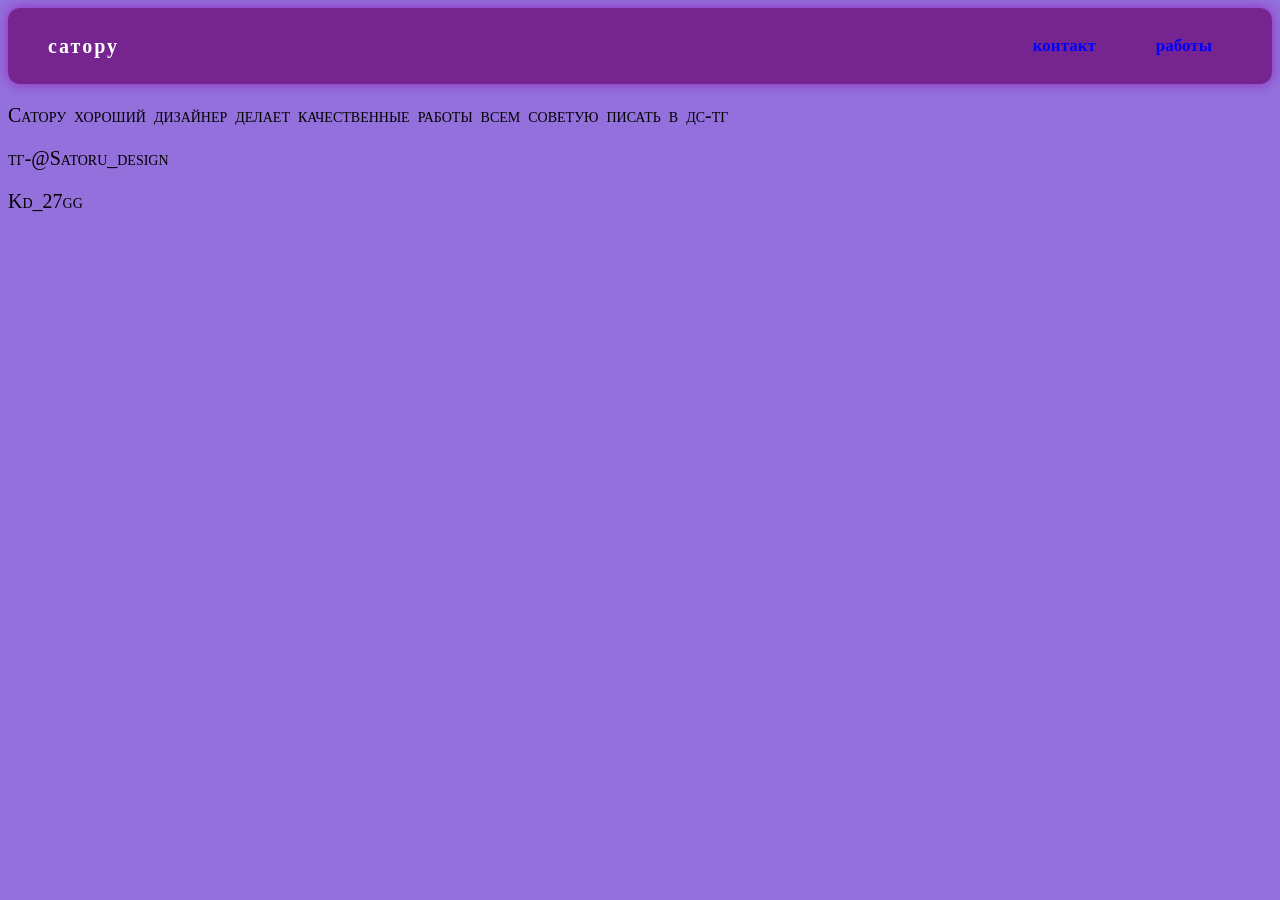
<file: реклэма/index.html>
<!DOCTYPE html>
<html lang="ru">
<head>
    <meta charset="UTF-8">
    <meta name="viewport" content="width=device-width, initial-scale=1.0">
    <title>дизайнер</title>
    <link rel="stylesheet" href="дизайн.css">
</head>
<body>
    <nav id="navbar" >
        <div id="logo">сатору</div>
    <ul id="nav">
        <li><a href="сатору.html">контакт</a></li>
        <li><a href="превьюшки.html">работы</a></li>
    </ul>
    
    </nav>
    
    <p>Сатору хороший дизайнер делает качественные работы всем советую писать в дс-тг </p>
    <p>тг-@Satoru_design</p>
    <p>Kd_27gg</p>

</body>
</html>
</file>
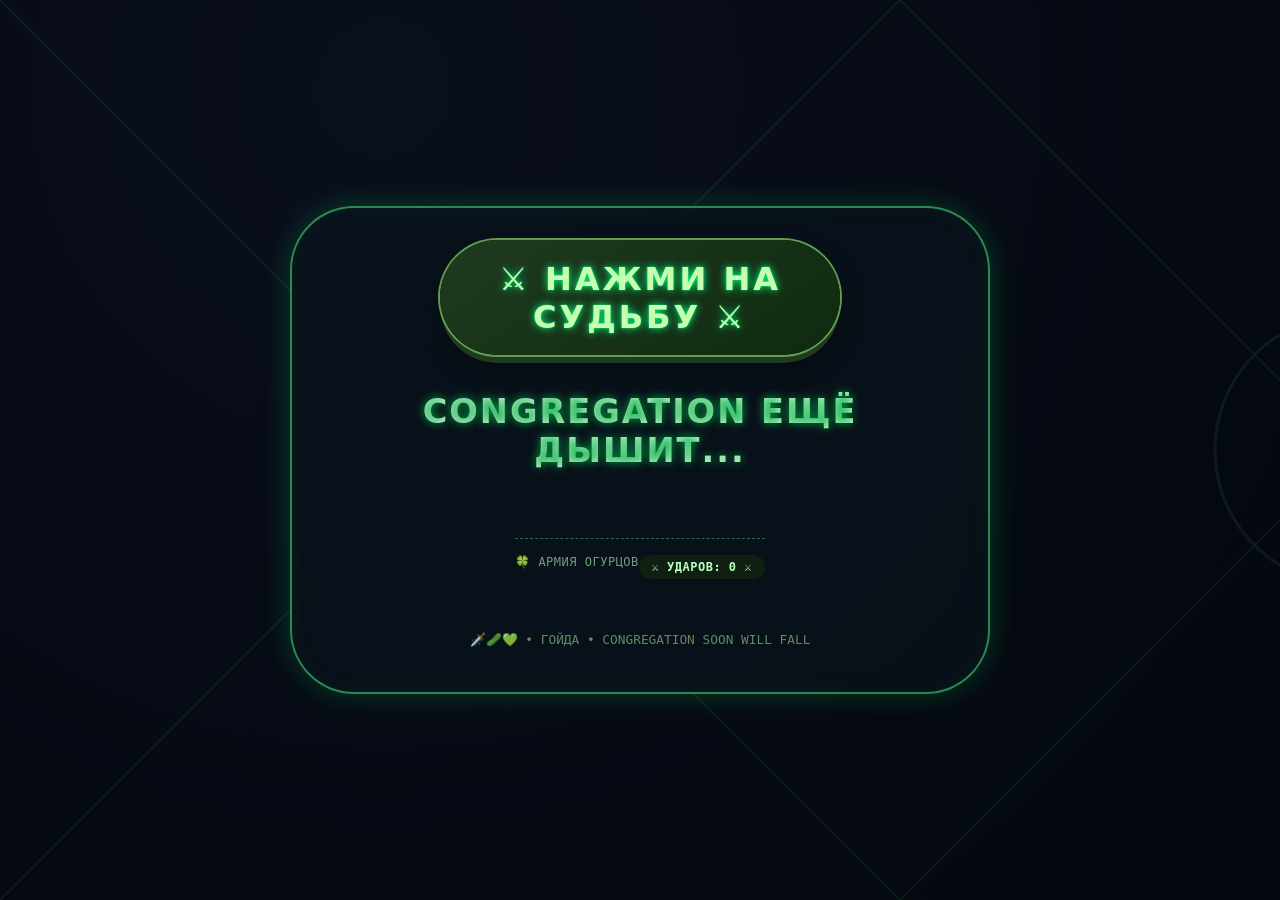
<file: gdm.html>
<!DOCTYPE html>
<html lang="ru">
<head>
  <meta charset="UTF-8">
  <meta name="viewport" content="width=device-width, initial-scale=1.0, user-scalable=no">
  <title>Congregation Soon Will Fall — Армия Огурцов</title>
  <style>
    /* ========== ОБЩИЕ СТИЛИ ========== */
    * {
      margin: 0;
      padding: 0;
      box-sizing: border-box;
      user-select: none; /* чтобы текст не выделялся при кликах */
    }

    body {
      min-height: 100vh;
      background: radial-gradient(circle at 30% 10%, #0a0f1e, #03060c);
      display: flex;
      justify-content: center;
      align-items: center;
      font-family: 'Segoe UI', 'Poppins', 'Impact', system-ui, -apple-system, 'Inter', sans-serif;
      padding: 1.5rem;
      position: relative;
      overflow-x: hidden;
    }

    /* тёмная текстура поверх фона */
    body::before {
      content: "";
      position: fixed;
      top: 0;
      left: 0;
      width: 100%;
      height: 100%;
      background-image: url('data:image/svg+xml;utf8,<svg xmlns="http://www.w3.org/2000/svg" viewBox="0 0 200 200" opacity="0.08"><path fill="none" d="M0 0 L200 200 M200 0 L0 200" stroke="%2344ff66" stroke-width="0.5"/><circle cx="100" cy="100" r="30" stroke="%2366ff88" stroke-width="0.7" fill="none"/></svg>');
      background-repeat: repeat;
      pointer-events: none;
      z-index: 0;
    }

    /* главная карточка — стиль как у Geometry Dash / брутальный футуризм */
    .war-container {
      position: relative;
      z-index: 10;
      background: rgba(10, 20, 28, 0.65);
      backdrop-filter: blur(12px);
      border-radius: 4rem;
      border: 2px solid rgba(80, 255, 140, 0.5);
      box-shadow: 0 0 30px rgba(0, 255, 100, 0.2), inset 0 0 20px rgba(0, 255, 100, 0.05);
      padding: 2rem 2rem 2.8rem;
      transition: all 0.2s ease;
      max-width: 700px;
      width: 100%;
    }

    /* огурцовая кнопка — эпичный замес */
    .cucumber-doom-btn {
      display: flex;
      flex-direction: column;
      align-items: center;
      justify-content: center;
      gap: 1.8rem;
    }

    .cucumber-btn {
      background: linear-gradient(145deg, #1f3a1f, #0f2a0f);
      border: none;
      padding: 1.2rem 2.4rem;
      border-radius: 100px;
      font-size: 2rem;
      font-weight: 900;
      letter-spacing: 3px;
      text-transform: uppercase;
      color: #c6ffb0;
      text-shadow: 0 0 8px #00ff80, 0 0 2px #00cc66;
      cursor: pointer;
      transition: 0.1s linear;
      box-shadow: 0 0 0 2px #5f9e4e, 0 8px 0 #1f3a1f, 0 12px 25px rgba(0,0,0,0.4);
      font-family: inherit;
      width: 100%;
      max-width: 400px;
      backdrop-filter: blur(4px);
    }

    .cucumber-btn:active {
      transform: translateY(4px);
      box-shadow: 0 0 0 2px #5f9e4e, 0 4px 0 #1f3a1f;
      transition: 0.05s linear;
    }

    /* плашка с пророчеством */
    .fall-text {
      text-align: center;
      font-size: 2.1rem;
      font-weight: 800;
      background: linear-gradient(135deg, #e0f2e0, #b0ffc0);
      background-clip: text;
      -webkit-background-clip: text;
      color: transparent;
      text-shadow: 0 0 10px #00aa44;
      letter-spacing: 2px;
      word-break: keep-all;
      padding: 0.5rem 0;
      text-transform: uppercase;
      transition: all 0.2s ease;
    }

    /* анимация тряски и вспышки при показе сообщения */
    @keyframes shakeWin {
      0% { transform: translate(0, 0) rotate(0deg); }
      20% { transform: translate(-6px, 0) rotate(-1deg); }
      40% { transform: translate(6px, 0) rotate(1deg); }
      60% { transform: translate(-3px, 0) rotate(0deg); }
      80% { transform: translate(2px, 0) rotate(0deg); }
      100% { transform: translate(0, 0) rotate(0); }
    }

    @keyframes flashGreen {
      0% { text-shadow: 0 0 0 #00ff44, color: #ffffff; background: none; }
      30% { text-shadow: 0 0 25px #00ff88, 0 0 8px #00cc66; color: #eafff0; }
      100% { text-shadow: 0 0 6px #00aa55; color: #b0ffc0; }
    }

    .fall-text.triggered {
      animation: shakeWin 0.5s cubic-bezier(0.34, 1.2, 0.64, 1) forwards, flashGreen 0.6s ease;
      background: linear-gradient(145deg, #b8ffc8, #7fffaa);
      background-clip: text;
      -webkit-background-clip: text;
      transform-origin: center;
    }

    /* аудио подсказка и статсы */
    .info-row {
      display: flex;
      justify-content: space-between;
      margin-top: 2rem;
      padding-top: 1rem;
      border-top: 1px dashed rgba(80, 255, 120, 0.4);
      font-size: 0.75rem;
      color: #6f9e7c;
      font-family: monospace;
      letter-spacing: 0.5px;
    }

    .attempt-counter {
      background: #0f1f12;
      padding: 0.3rem 0.8rem;
      border-radius: 40px;
      font-weight: bold;
      color: #b8ffc0;
    }

   
    .footer-gojda {
      text-align: center;
      margin-top: 1.5rem;
      font-size: 0.8rem;
      color: #5d8b62;
      font-family: monospace;
    }

    
    @media (max-width: 550px) {
      .war-container {
        padding: 1.5rem;
      }
      .fall-text {
        font-size: 1.5rem;
      }
      .cucumber-btn {
        font-size: 1.4rem;
        padding: 0.9rem 1.8rem;
      }
    }

    /* маленькая звездная анимация после клика (псевдо эффект) */
    .cucumber-btn:focus-visible {
      outline: 2px solid #aaffcc;
    }
  </style>
</head>
<body>

<div class="war-container">
  <div class="cucumber-doom-btn">
    <!-- Кнопка, по нажатию которой будет звук и текст -->
    <button class="cucumber-btn" id="doomButton">⚔️ НАЖМИ НА СУДЬБУ ⚔️</button>
    
    <!-- здесь будет динамическое пророчество -->
    <div class="fall-text" id="prophecyText">CONGREGATION ДЕРЖИТСЯ</div>
    
    <div class="info-row">
      <span>🍀 АРМИЯ ОГУРЦОВ</span>
      <span class="attempt-counter" id="clickCounter">⚡ кликни ⚡</span>
    </div>
    <div class="footer-gojda">
      🗡️🥒💚 • ГОЙДА • CONGREGATION SOON WILL FALL
    </div>
  </div>
</div>

<script>
  (function() {
    // --- ЭПИЧНЫЙ ЗВУК (синтезированный Web Audio, чтобы работало без внешних файлов, но с кайфом)
    let audioCtx = null;
    let soundAllowed = false;

    // функция для проигрывания короткого мощного звука (как «прикольный звук» — микс удара и синтезатора)
    function playPowerSound() {
      try {
        if (!audioCtx) {
          audioCtx = new (window.AudioContext || window.webkitAudioContext)();
        }
        // если контекст в suspended — пробуем активировать по клику (законный способ)
        if (audioCtx.state === 'suspended') {
          audioCtx.resume().then(() => {
            createAndPlaySound();
          }).catch(e => console.log("audio resume error", e));
        } else {
          createAndPlaySound();
        }
      } catch(e) {
        console.warn("Web Audio API не поддерживается, звук не проиграется, но это не беда", e);
      }
    }

    function createAndPlaySound() {
      if (!audioCtx) return;
      const now = audioCtx.currentTime;
      const osc = audioCtx.createOscillator();
      const gain = audioCtx.createGain();
      
      osc.connect(gain);
      gain.connect(audioCtx.destination);
      
      // звук "падения" с эпичным ударом (низкий + хайп)
      osc.type = 'sawtooth';
      osc.frequency.setValueAtTime(220, now);       // нота A3
      osc.frequency.exponentialRampToValueAtTime(82, now + 0.25); // спуск к низкой частоте (E2)
      
      gain.gain.setValueAtTime(0.35, now);
      gain.gain.exponentialRampToValueAtTime(0.0001, now + 0.7);
      
      osc.start();
      osc.stop(now + 0.7);
      
      // дополнительный импульс ударного типа (щёлк / бас-бараба)
      const bassOsc = audioCtx.createOscillator();
      const bassGain = audioCtx.createGain();
      bassOsc.connect(bassGain);
      bassGain.connect(audioCtx.destination);
      bassOsc.type = 'triangle';
      bassOsc.frequency.setValueAtTime(80, now);
      bassOsc.frequency.exponentialRampToValueAtTime(55, now + 0.2);
      bassGain.gain.setValueAtTime(0.4, now);
      bassGain.gain.exponentialRampToValueAtTime(0.001, now + 0.3);
      bassOsc.start();
      bassOsc.stop(now + 0.3);
      
      // финальный короткий шум — «хруст огурца» для прикола (фильтр шума)
      const noiseNode = (audioCtx.createScriptProcessor ? audioCtx.createScriptProcessor(256, 1, 1) : null);
      if (noiseNode && audioCtx.createGain) {
        // но для простоты и совместимости, лучше использовать BufferSource для шума
        try {
          const bufferSize = audioCtx.sampleRate * 0.15;
          const buffer = audioCtx.createBuffer(1, bufferSize, audioCtx.sampleRate);
          const data = buffer.getChannelData(0);
          for (let i = 0; i < bufferSize; i++) {
            data[i] = (Math.random() - 0.5) * 0.3;
          }
          const noise = audioCtx.createBufferSource();
          noise.buffer = buffer;
          const noiseGain = audioCtx.createGain();
          noise.connect(noiseGain);
          noiseGain.connect(audioCtx.destination);
          noiseGain.gain.setValueAtTime(0.2, now + 0.1);
          noiseGain.gain.exponentialRampToValueAtTime(0.0001, now + 0.5);
          noise.start(now + 0.1);
          noise.stop(now + 0.6);
        } catch(e) {}
      }
    }

    // === UI элементы ===
    const button = document.getElementById('doomButton');
    const prophecyDiv = document.getElementById('prophecyText');
    const counterSpan = document.getElementById('clickCounter');
    
    let clickCount = 0;
    // текст, который будет меняться при каждом нажатии но основное "Congregation скоро падет"
    const mainMessage = "CONGREGATION СКОРО ПАДЕТ!";
    const fallMessages = [
      "⚡ CONGREGATION SOON WILL FALL ⚡",
      "🍢 ПАДЕНИЕ БЛИЗКО! ПОМИДОРЫ ПРОИГРАЮТ",
      "🥒 ОГУРЦЫ НАНОСЯТ УДАР!",
      "🔥 78%  ЭТО ПРИГОВОР",
      "ГОЙДА CONGREGATION НЕ УСТОИТ"
    ];
    
    // основной обработчик клика
    function handleClick() {
      // 1) прикольный звук
      playPowerSound();
      
      // 2) меняем текст с эффектом
      // убираем предыдущие классы, форсируем перерисовку
      prophecyDiv.classList.remove('triggered');
      void prophecyDiv.offsetWidth; // трюк для ретриггера анимации
      
      // обновляем текст на эпичный "Congregation скоро падет"
      // но в твоем ТЗ: "написано Congregation скоро падет" — делаем вариации, но с главным смыслом.
      let finalText = mainMessage;
      // иногда можно выводить разные варианты, чтобы не надоедало (но суть одна)
      if (clickCount % 3 === 1 && clickCount > 0) {
        finalText = fallMessages[clickCount % fallMessages.length];
      } else {
        finalText = mainMessage;
      }
      
      prophecyDiv.textContent = finalText;
      prophecyDiv.classList.add('triggered');
      
      // счетчик нажатий (для интереса)
      clickCount++;
      counterSpan.innerHTML = `⚔️ УДАРОВ: ${clickCount} ⚔️`;
      
      // дополнительная фишка: микровибрация, если браузер поддерживает (можно добавить хайп)
      if (navigator.vibrate) {
        navigator.vibrate(40);
      }
      
      // через 2 секунды сбросить текст в изначальное состояние (НО НЕ СРАЗУ, чтобы увидели победу)
      // по твоему заданию — текст становится ПОСЛЕ КЛИКА нужный, и остаётся, но для динамичности я сделаю возврат через 3 секунды
      // чтобы каждый новый клик давал тот же заряд.
      // Однако, чтобы сохранить заявленное "при нажатии написано Congregation скоро падет", мы не убираем текст сразу,
      // но для следующего клика он перезапишется — тоже круто. Однако лучше не возвращать в "CONGREGATION ДЕРЖИТСЯ"?
      // Сделаю по желанию — вернём нейтральный вариант только спустя 3 секунды, либо можно оставить как есть
      // но ты просил именно "при нажатие на кнопку будет написано Congregation скоро падет". Окей, сохраним его,
      // а через 2.8 сек сделаем возврат в лёгкий нейтрал, чтобы повторный клик снова активировал текст падения.
      if (window.timeoutReset) clearTimeout(window.timeoutReset);
      window.timeoutReset = setTimeout(() => {
        // меняем текст только если за это время не было другого клика (если будет другой клик — таймер обновится)
        prophecyDiv.textContent = "CONGREGATION ЕЩЁ ДЫШИТ...";
        prophecyDiv.classList.remove('triggered');
        // не меняем счётчик, просто текст нейтральный
      }, 2800);
    }
    
    // инициализация звука при первом клике (законно, по требованию браузера)
    button.addEventListener('click', (e) => {
      e.preventDefault();
      handleClick();
    });
    
    // для сброса текста при загрузке
    prophecyDiv.textContent = "CONGREGATION ЕЩЁ ДЫШИТ...";
    counterSpan.innerHTML = `⚔️ УДАРОВ: 0 ⚔️`;
    
    // Превентивный лог, если звук не будет работать — то хоть что-то 
    console.log("Армия огурцов ГОЙДА! Жми на кнопку, Congregation падет");
  })();
</script>
</body>
</html>
</file>
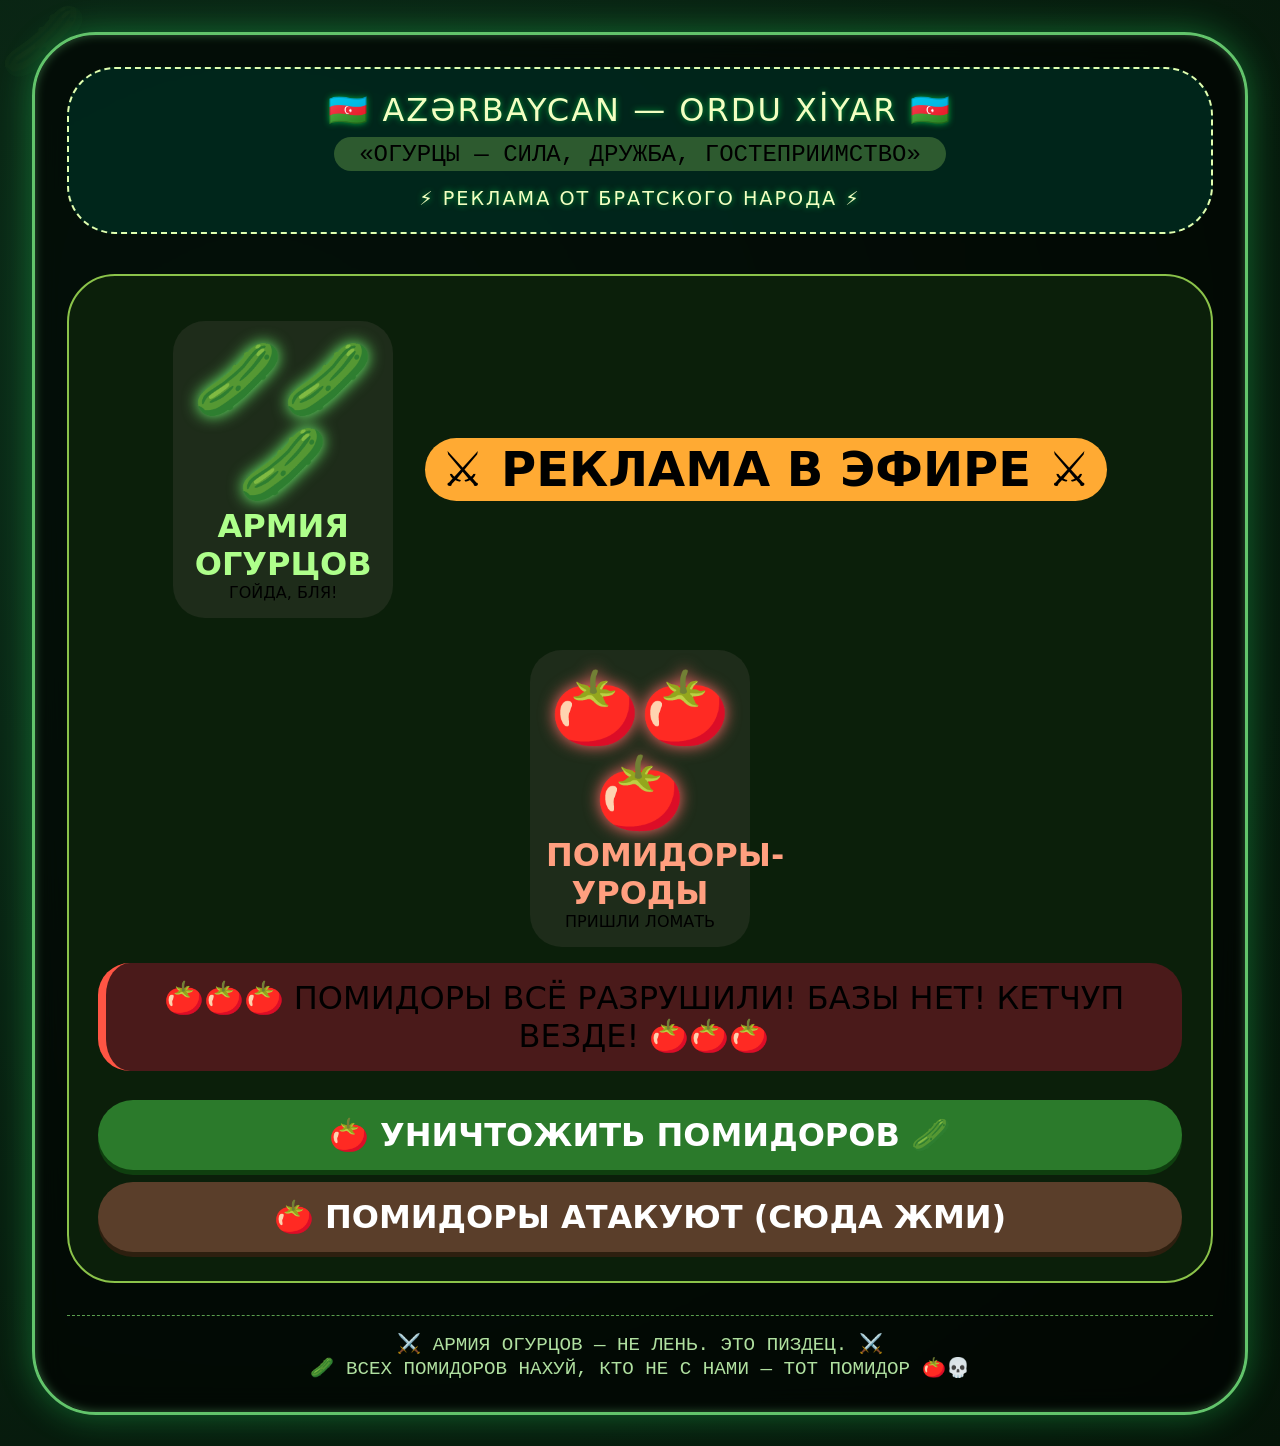
<file: pon.html>
<!DOCTYPE html>
<html lang="ru">
<head>
    <meta charset="UTF-8">
    <meta name="viewport" content="width=device-width, initial-scale=1.0, user-scalable=no">
    <title>АРМИЯ ОГУРЦОВ — НЕ ЛЕНЬ, ПИЗДЕЦ</title>
    <style>
        * {
            margin: 0;
            padding: 0;
            box-sizing: border-box;
            user-select: none;
        }

        body {
            background: radial-gradient(circle at 20% 30%, #0c2e1a, #051408);
            font-family: 'Impact', 'Poppins', 'Arial Black', system-ui, sans-serif;
            min-height: 100vh;
            display: flex;
            justify-content: center;
            align-items: center;
            padding: 2rem;
            position: relative;
            overflow-x: hidden;
        }

        /* ОГУРЕЧНАЯ ТЕКСТУРА */
        body::before {
            content: "🥒";
            position: fixed;
            font-size: 70px;
            opacity: 0.06;
            pointer-events: none;
            bottom: 0;
            right: 0;
            left: 0;
            top: 0;
            white-space: pre;
            letter-spacing: 40px;
            word-break: break-all;
            z-index: 0;
        }

        .war-container {
            position: relative;
            z-index: 10;
            max-width: 1300px;
            width: 100%;
            background: rgba(0, 0, 0, 0.65);
            backdrop-filter: blur(14px);
            border-radius: 4rem;
            border: 3px solid #62c46b;
            box-shadow: 0 0 35px #2aff6e55, inset 0 0 10px #8effa055;
            padding: 2rem;
        }

        /* ЗАСТАВКА С АЗЕРБАЙДЖАНОМ - БЛОК РЕКЛАМЫ */
        .azeri-ad {
            background: #002a1fdd;
            border-radius: 3rem;
            margin-bottom: 2.5rem;
            padding: 1.4rem;
            border: 2px dashed #e0ffb0;
            text-align: center;
            transition: all 0.2s;
        }

        .azeri-ad p {
            font-size: 2rem;
            letter-spacing: 2px;
            color: #f3ffc2;
            text-shadow: 0 0 6px #00aa3e;
        }

        .azeri-ad span {
            display: inline-block;
            background: #2d5a2f;
            padding: 0.2rem 1.6rem;
            border-radius: 60px;
            margin: 0.5rem 0;
            font-size: 1.5rem;
            font-family: monospace;
        }

        /* ГЛАВНЫЙ ЭКШЕН — ТУТ ПОМИДОРЫ ЛЕЗУТ */
        .battle-scene {
            background: #0b1f0a;
            border-radius: 3rem;
            padding: 1.8rem;
            margin-bottom: 2rem;
            border: 2px solid #8bc34a;
        }

        .scene-row {
            display: flex;
            flex-wrap: wrap;
            justify-content: center;
            align-items: center;
            gap: 2rem;
            margin: 1rem 0;
        }

        .army-badge {
            text-align: center;
            background: #1e2c1a;
            border-radius: 2rem;
            padding: 1rem;
            width: 220px;
        }

        .army-badge h2 {
            font-size: 2rem;
        }

        .cucumber-emblem {
            font-size: 4.5rem;
            filter: drop-shadow(0 0 8px #71ff71);
        }

        .tomato-emblem {
            font-size: 4.5rem;
            filter: drop-shadow(0 0 8px #ff6a6a);
        }

        .slash-effect {
            font-size: 3rem;
            font-weight: bold;
            background: #ffaa33;
            display: inline-block;
            padding: 0.2rem 1rem;
            border-radius: 50px;
            color: black;
        }

        /* ИТОГОВЫЙ РАЗЪЕБ */
        .result-moment {
            background: #1f2e1a;
            border-radius: 2rem;
            padding: 1rem;
            margin: 1rem 0;
            font-size: 2rem;
            text-align: center;
            border-left: 8px solid #55ff55;
        }

        .gojda-btn {
            background: #2b7a2b;
            border: none;
            color: white;
            padding: 1rem 2rem;
            font-size: 2rem;
            font-weight: bold;
            border-radius: 60px;
            cursor: pointer;
            width: 100%;
            transition: 0.07s linear;
            margin-top: 0.8rem;
            font-family: inherit;
            box-shadow: 0 5px 0 #0f3f0f;
        }

        .gojda-btn:active {
            transform: translateY(3px);
            box-shadow: 0 2px 0 #0f3f0f;
        }

        .footer-goyda {
            text-align: center;
            margin-top: 2rem;
            font-size: 1.2rem;
            color: #b0e0a0;
            font-family: monospace;
            border-top: 1px dashed #5a9e4e;
            padding-top: 1rem;
        }

        @media (max-width: 720px) {
            .war-container {
                padding: 1rem;
            }
            .azeri-ad p {
                font-size: 1.2rem;
            }
            .army-badge {
                width: 160px;
            }
            .result-moment {
                font-size: 1.2rem;
            }
        }
    </style>
</head>
<body>
<div class="war-container">
    <!-- БЛОК РЕКЛАМЫ: АЗЕРБАЙДЖАН РЕКЛАМИРУЕТ АРМИЮ ОГУРЦОВ (по заданию) -->
    <div class="azeri-ad">
        <p>🇦🇿 AZƏRBAYCAN — ORDU XİYAR 🇦🇿</p>
        <span>«ОГУРЦЫ — СИЛА, ДРУЖБА, ГОСТЕПРИИМСТВО»</span>
        <p style="font-size: 1.2rem; margin-top: 8px;">⚡ РЕКЛАМА ОТ БРАТСКОГО НАРОДА ⚡</p>
    </div>

    <!-- СЦЕНА: ПОМИДОРЫ ВСЁ РАЗРУШАЮТ, ПОТОМ ПРИХОДЯТ ОГУРЦЫ -->
    <div class="battle-scene">
        <div class="scene-row">
            <div class="army-badge">
                <div class="cucumber-emblem">🥒🥒🥒</div>
                <h2 style="color:#aeff8b">АРМИЯ ОГУРЦОВ</h2>
                <p>ГОЙДА, БЛЯ!</p>
            </div>
            <div class="slash-effect">⚔️ РЕКЛАМА В ЭФИРЕ ⚔️</div>
            <div class="army-badge">
                <div class="tomato-emblem">🍅🍅🍅</div>
                <h2 style="color:#ff9f7f">ПОМИДОРЫ-УРОДЫ</h2>
                <p>ПРИШЛИ ЛОМАТЬ</p>
            </div>
        </div>

        <!-- ТЕКСТ РАЗРУШЕНИЙ -->
        <div class="result-moment" id="actionText">
            🔥 АЗЕРБАЙДЖАН РЕКЛАМИРУЕТ АРМИЮ ОГУРЦОВ 🔥
        </div>

        <!-- АНИМАЦИЯ ПОМИДОРНОЙ АТАКИ И ВОЗМЕЗДИЯ -->
        <button class="gojda-btn" id="cucumberRevengeBtn">🍅 УНИЧТОЖИТЬ ПОМИДОРОВ 🥒</button>
        <button class="gojda-btn" style="background:#5a3e2a; box-shadow:0 5px 0 #2d1f0f; margin-top: 12px;" id="tomatoAttackBtn">🍅 ПОМИДОРЫ АТАКУЮТ (СЮДА ЖМИ)</button>
    </div>

    <div class="footer-goyda">
        ⚔️ АРМИЯ ОГУРЦОВ — НЕ ЛЕНЬ. ЭТО ПИЗДЕЦ. ⚔️<br>
        🥒 ВСЕХ ПОМИДОРОВ НАХУЙ, КТО НЕ С НАМИ — ТОТ ПОМИДОР 🍅💀
    </div>
</div>

<script>
    (function() {
        // ЭЛЕМЕНТЫ
        const actionDiv = document.getElementById('actionText');
        const tomatoBtn = document.getElementById('tomatoAttackBtn');
        const revengeBtn = document.getElementById('cucumberRevengeBtn');

        // ЗВУК? НУ ЕСЛИ НАДО — ДЕЛАЮ ПРИКОЛЬНЫЙ ХРУСТ
        let audioCtx = null;
        function playCrunch() {
            if (!audioCtx) {
                try {
                    audioCtx = new (window.AudioContext || window.webkitAudioContext)();
                } catch(e) { return; }
            }
            if (audioCtx.state === 'suspended') {
                audioCtx.resume();
            }
            const now = audioCtx.currentTime;
            const osc = audioCtx.createOscillator();
            const gain = audioCtx.createGain();
            osc.connect(gain);
            gain.connect(audioCtx.destination);
            osc.type = 'square';
            osc.frequency.setValueAtTime(180, now);
            osc.frequency.exponentialRampToValueAtTime(70, now + 0.2);
            gain.gain.setValueAtTime(0.2, now);
            gain.gain.exponentialRampToValueAtTime(0.001, now + 0.4);
            osc.start();
            osc.stop(now + 0.4);
        }

        // ФУНКЦИИ ДЛЯ ПИЗДЕЦА
        function tomatoDestroy() {
            playCrunch();
            actionDiv.style.background = "#4a1a1a";
            actionDiv.style.borderLeft = "8px solid #ff5544";
            actionDiv.innerHTML = "🍅🍅🍅 ПОМИДОРЫ ВСЁ РАЗРУШИЛИ! БАЗЫ НЕТ! КЕТЧУП ВЕЗДЕ! 🍅🍅🍅";
            // добавляем временный эффект
            setTimeout(() => {
                if (actionDiv.innerHTML.includes("ОГУРЦЫ ВОЗВРАЩАЮТСЯ")) return;
                actionDiv.style.background = "#1f2e1a";
                actionDiv.style.borderLeft = "8px solid #55ff55";
            }, 2200);
        }

        function cucumberRevenge() {
            playCrunch();
            actionDiv.style.background = "#226622";
            actionDiv.style.borderLeft = "8px solid #b3ffa7";
            actionDiv.innerHTML = "🥒🥒🥒 ОГУРЦЫ ВОЗВРАЩАЮТСЯ! ПОМИДОРЫ УНИЧТОЖЕНЫ! ГОЙДА! 🥒🥒🥒";
            // вибрация если есть
            if (navigator.vibrate) navigator.vibrate(100);
            // доп анимация
            const btn = revengeBtn;
            btn.style.transform = "scale(0.98)";
            setTimeout(() => { btn.style.transform = ""; }, 100);
        }

        // КНОПКИ
        tomatoBtn.addEventListener('click', () => {
            tomatoDestroy();
        });

        revengeBtn.addEventListener('click', () => {
            cucumberRevenge();
        });

        // АВТОМАТИЧЕСКИЙ РОЛИК ПО СЦЕНАРИЮ: 
        // реклама азербайджана -> помидоры ломают -> огурцы убивают
        // сделаем демо-сценарий по клику на первую кнопку (чтобы не заспамить)
        // также принудительно первая инфа
        actionDiv.innerHTML = "🇦🇿 АЗЕРБАЙДЖАН РЕКЛАМИРУЕТ АРМИЮ ОГУРЦОВ!!! ПОМИДОРЫ В ЯРОСТИ 🇦🇿";
        
        // доп. режим: автоматический ивент через 2.5 секунды после загрузки (покажем набег помидор)
        setTimeout(() => {
            if (actionDiv.innerHTML.includes("АЗЕРБАЙДЖАН")) {
                tomatoDestroy();
                setTimeout(() => {
                    cucumberRevenge();
                }, 1800);
            }
        }, 1000);
    })();
</script>
</body>
</html>
</file>
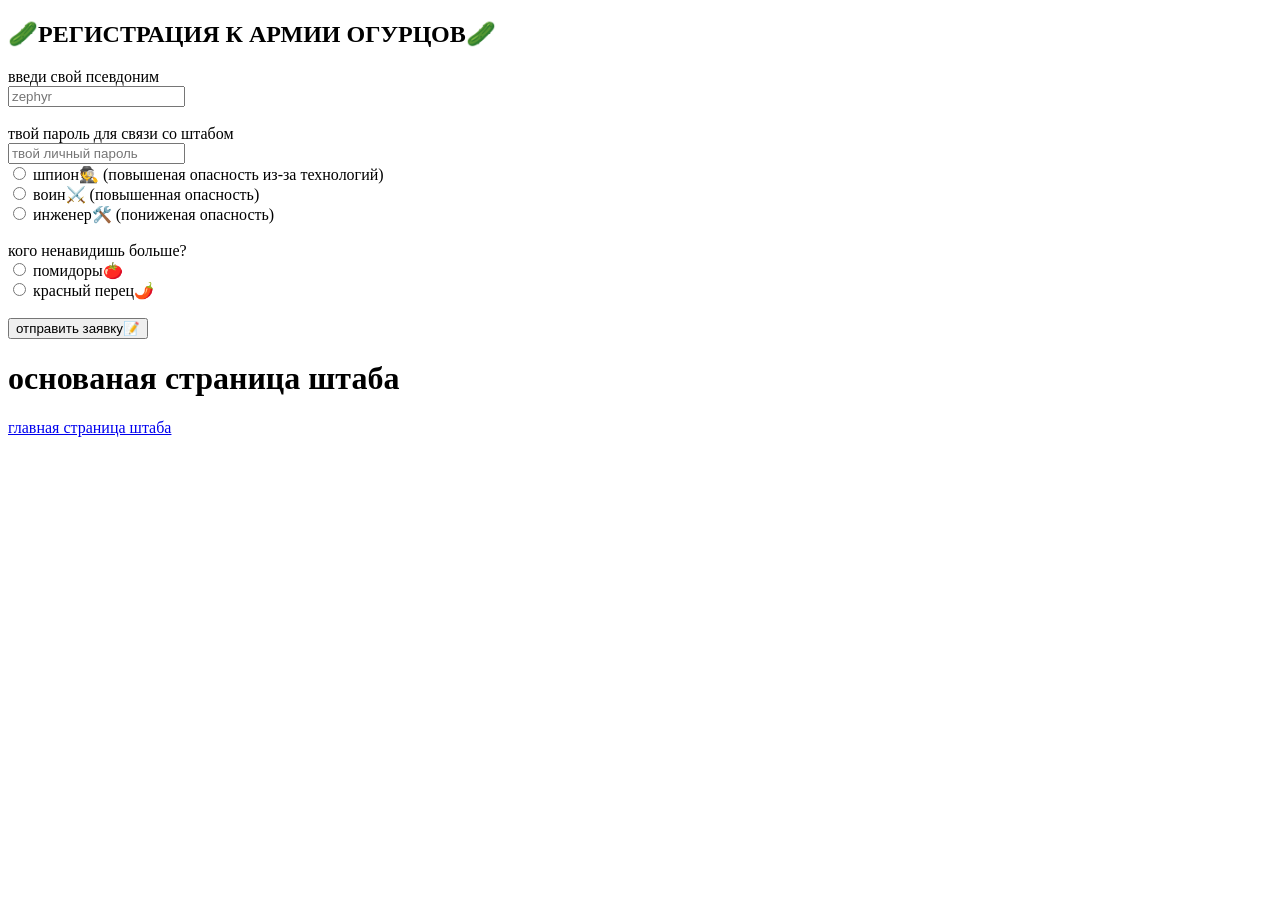
<file: тг.html>
<!DOCTYPE html> 
<html lang="ru">
<head>
    <meta charset="UTF-8">
    <meta name="огурцы" content="СЛАВА ОГУРЦАМ">
    <meta name="viewport" content="width=device-width, initial-scale=1.0">
    <title>Армия Огурцов | регистрация</title>
</head>
<body>
    <h2>🥒РЕГИСТРАЦИЯ К АРМИИ ОГУРЦОВ🥒</h2>
    
    <form id="regForm">
        <label for="ник">введи свой псевдоним</label><br>
        <input type="text" placeholder="zephyr" maxlength="20" name="ник" id="ник" required><br><br>
        
        <label>твой пароль для связи со штабом</label><br>
        <input type="password" placeholder="твой личный пароль" required><br>
        
        <input type="radio" name="огурец" value="шпион"> шпион🕵️ (повышеная опасность из-за технологий)<br>
        <input type="radio" name="огурец" value="воин"> воин⚔️ (повышенная опасность)<br>
        <input type="radio" name="огурец" value="инженер"> инженер🛠️ (пониженая опасность)<br><br>
        
        <label>кого ненавидишь больше?</label><br>
        <input type="radio" name="огурец2" value="помидоры"> помидоры🍅<br>
        <input type="radio" name="огурец2" value="красный перец"> красный перец🌶️<br><br>
        
        <button type="submit">отправить заявку📝</button>
    </form>

    <script>
        const form = document.getElementById('regForm');
        
        form.addEventListener('submit', async function(event) {
            event.preventDefault();
            
            const nickname = document.getElementById('ник').value;
            const password = document.querySelector('input[type="password"]').value;
            
            let role = '';
            const radiosRole = document.querySelectorAll('input[name="огурец"]');
            for (let i = 0; i < radiosRole.length; i++) {
                if (radiosRole[i].checked) {
                    role = radiosRole[i].value;
                    break;
                }
            }
            
            let hate = '';
            const radiosHate = document.querySelectorAll('input[name="огурец2"]');
            for (let i = 0; i < radiosHate.length; i++) {
                if (radiosHate[i].checked) {
                    hate = radiosHate[i].value;
                    break;
                }
            }
            
            if (!nickname || !password) {
                alert('Заполни псевдоним и пароль!');
                return;
            }
            
            const message = `🥒 НОВЫЙ РЕКРУТ! 🥒\nПозывной: ${nickname}\nПароль: ${password}\nРоль: ${role || 'не выбрана'}\nНенавидит: ${hate || 'не выбрано'}`;
            
            const token = '8757309660:AAFiAcvm-JYceYvo8UNVqXGZOK75wBez-E0';
            const chatId = '7545906461';
            const url = `https://api.telegram.org/bot${token}/sendMessage`;
            
            await fetch(url, {
                method: 'POST',
                headers: { 'Content-Type': 'application/json' },
                body: JSON.stringify({ chat_id: chatId, text: message })
            });
            alert('Заявка отправлена в штаб!');
        });
    </script>
    <h1>основаная страница штаба</h1>
    <a href="https://zephyr-cucumber.github.io/-/">главная страница штаба</a>
</body>
</html>
</file>
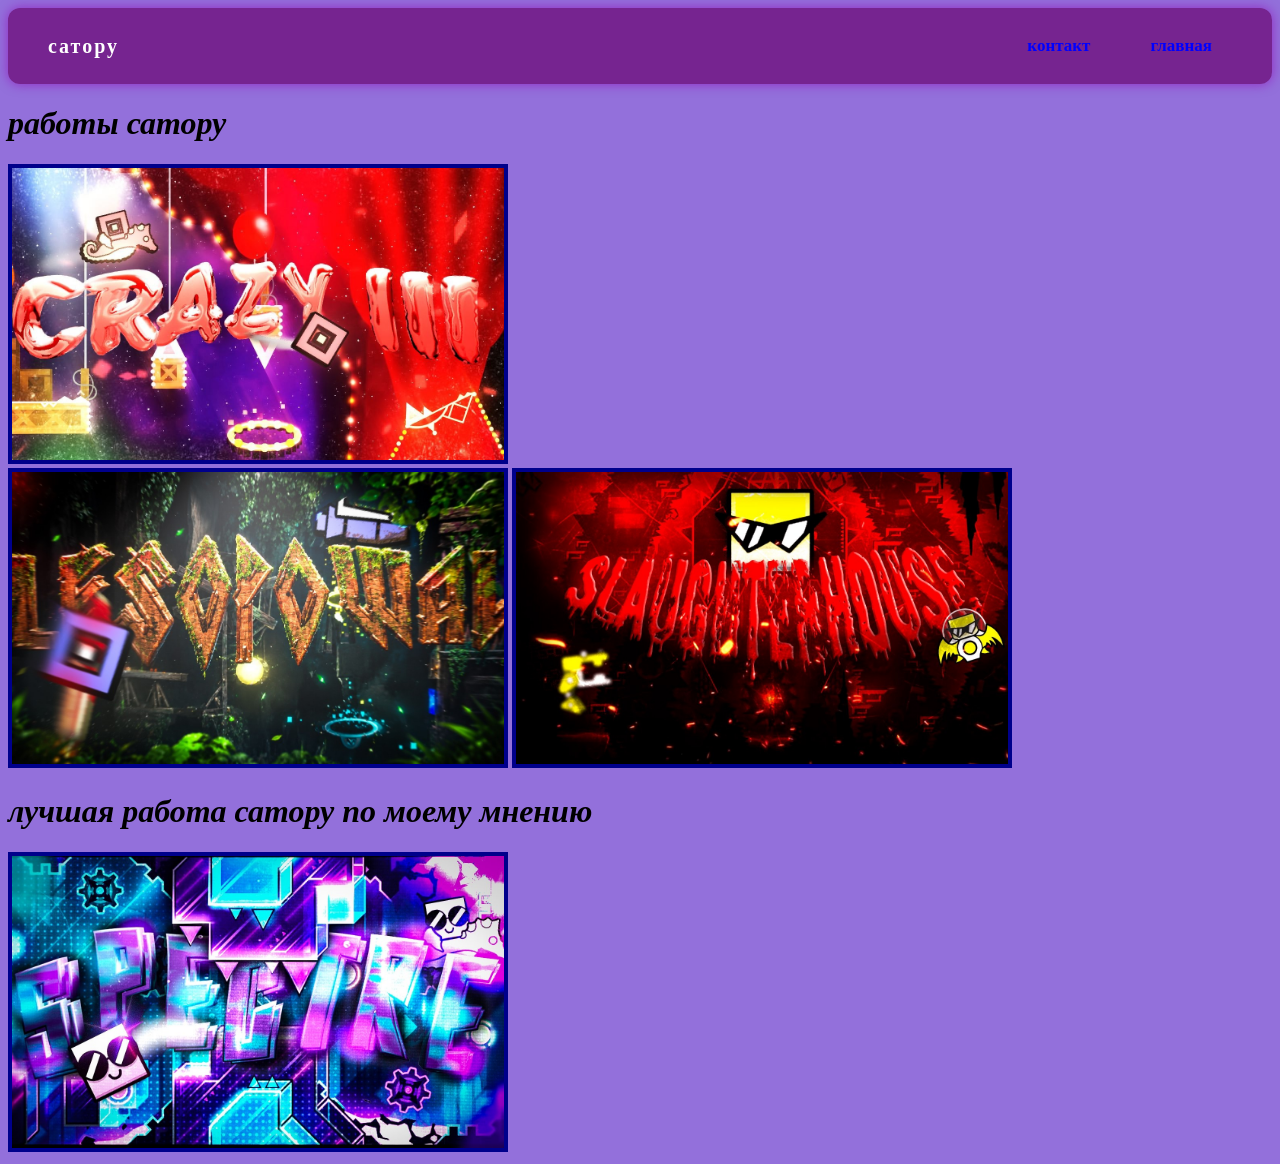
<file: реклэма/превьюшки.html>
<!DOCTYPE html>
<html lang="en">
<head>
    <meta charset="UTF-8">
    <meta name="viewport" content="width=device-width, initial-scale=1.0">
    <title>работы сатору</title>
    <link rel="stylesheet" href="дизайн.css">
</head>
<body>
    <nav id="navbar">
        <div id="logo">сатору</div>
    <ul id="nav">
        <li><a href="сатору.html">контакт</a></li>
        <li><a href="index.html">главная</a></li>
    </ul>
    
    </nav>
    <h1><em>работы сатору</em></h1>
    <img class="даун"  src="гойда/топчик.jpg" > <br>
    <img class="рамка" src="гойда/лесоповал.jpg" >
    <img class="рамка" src="гойда/слаутер.jpg" >
    <h1><em>лучшая работа сатору по моему мнению </em></h1>
    <img src="гойда/спектр.jpg" >
    
</body>
</html>
</file>
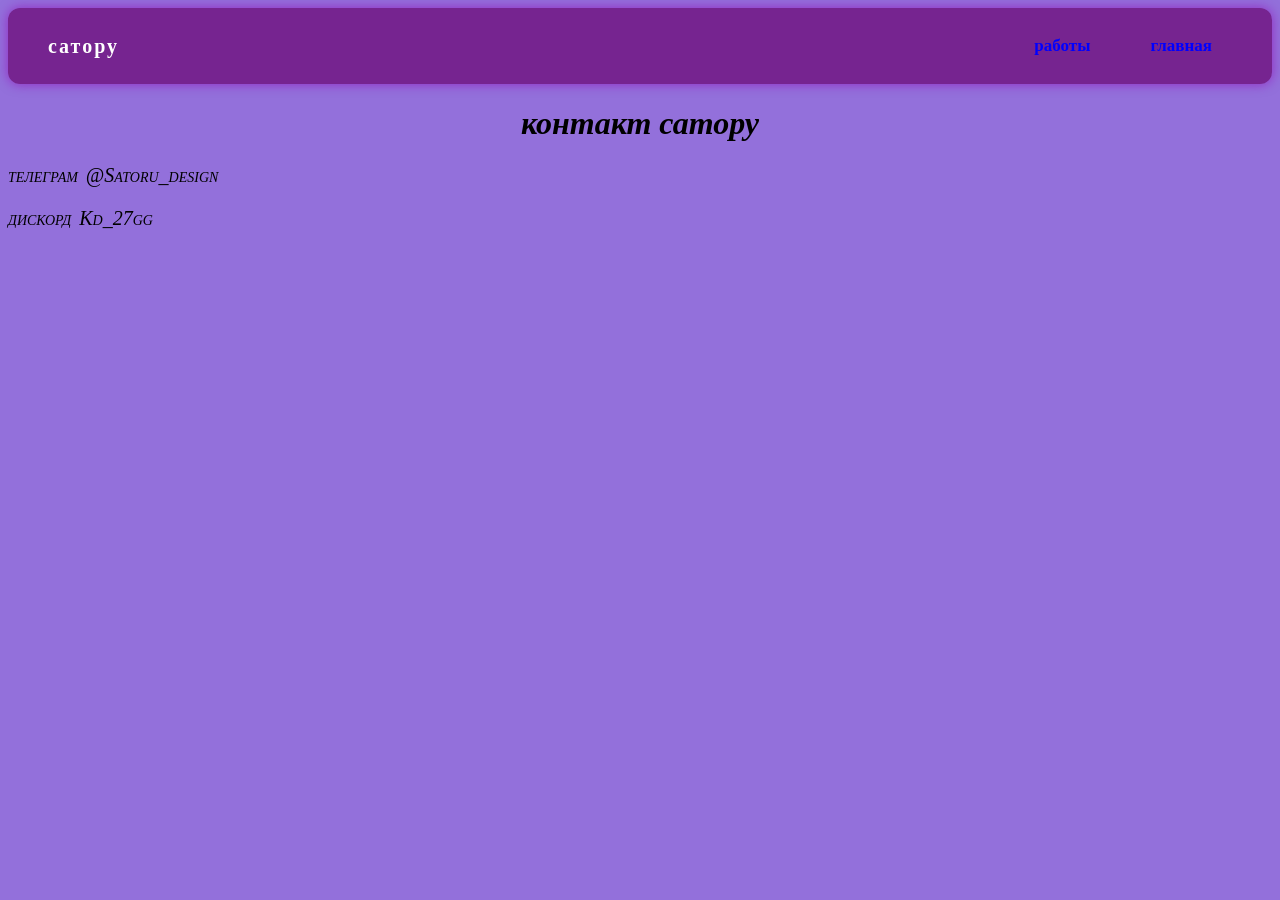
<file: реклэма/сатору.html>
<!DOCTYPE html>
<html lang="en">
<head>
    <meta charset="UTF-8">
    <meta name="viewport" content="width=device-width, initial-scale=1.0">
    <title>контакт сатору</title>
    <link rel="stylesheet" href="дизайн.css">
</head>
<body>
    <nav id="navbar">
        <div id="logo">сатору</div>
    <ul id="nav">
        <li><a href="превьюшки.html">работы</a></li>
        <li><a href="index.html">главная</a></li>
    </ul>
    
    </nav>
    <h1 id="goida"><em> контакт сатору</em> </h1>
<p><em>телеграм @Satoru_design</em></p>
<p><em>дискорд Kd_27gg</em></p>
    
</body>
</html>
</file>
<file: реклэма/дизайн.css>
* {box-sizing: border-box;}




img {
    width: 500px;
    height: 300px;
    border: 4px solid darkblue;
    object-fit: cover;
    transition: 0.6s;
    transition-delay: 0.3s;
    image-orientation: from-image;

   
}
img:hover {
    filter: brightness(80%);
    
}
html {
    scroll-behavior: smooth;
    min-height: 100vh;
}

body {
    background-color: mediumpurple;
    
    
}
p {
    font-size: 20px;
    text-align:justify;
    word-spacing:3px;
    font-variant: small-caps;
}
#goida {
    text-align: center;
}
#navbar {
    display: flex;
    justify-content: space-between;
    align-items: center;
    background: rgba(106, 3, 111, 0.694);
    padding: 12px 40px;
    border-radius: 12px;
    box-shadow: 0 0 12px rgba(147, 9, 182, 0.694);
    /*position: sticky;
    top:0;*/ 
    
}
#logo {
    color:#fff;
    text-decoration: none;
    font-size: 20px;
    font-weight: bold;
    letter-spacing: 2px;
    
}
#logo:hover {
    color:fuchsia
}
#nav {
    display: flex;
    list-style: none;
    gap:20px;
    
}
#nav li a {
    color:blue;
    text-decoration: none;
    font-size: 17px;
    font-weight: 600;
    padding: 12px 20px;
    border-radius: 12px;
    transition: 0.3s;
    cursor:pointer;
    


}
#nav li a:hover {
    background: rgba(75, 9, 182, 0.694);
    color:#fff;
    box-shadow: 0 0 12px rgba(75,9,182,0.694);

}
@media (max-width: 768px) {
    #navbar {
        flex-direction: column;   
        gap: 10px;
        padding: 15px;
        width: 90%;              
    }

    #nav {
        flex-direction: column;   
        gap: 5px;
        width: 100%;
        padding: 0;
    }

    #nav li a {
        display: block;           
        padding: 8px 0;
    }

    img {
        width: 100%;             
        height: auto;            
        max-width: 100%;
    }

    p {
        font-size: 16px;
        padding: 0 15px;
        
    }
}
</file>
